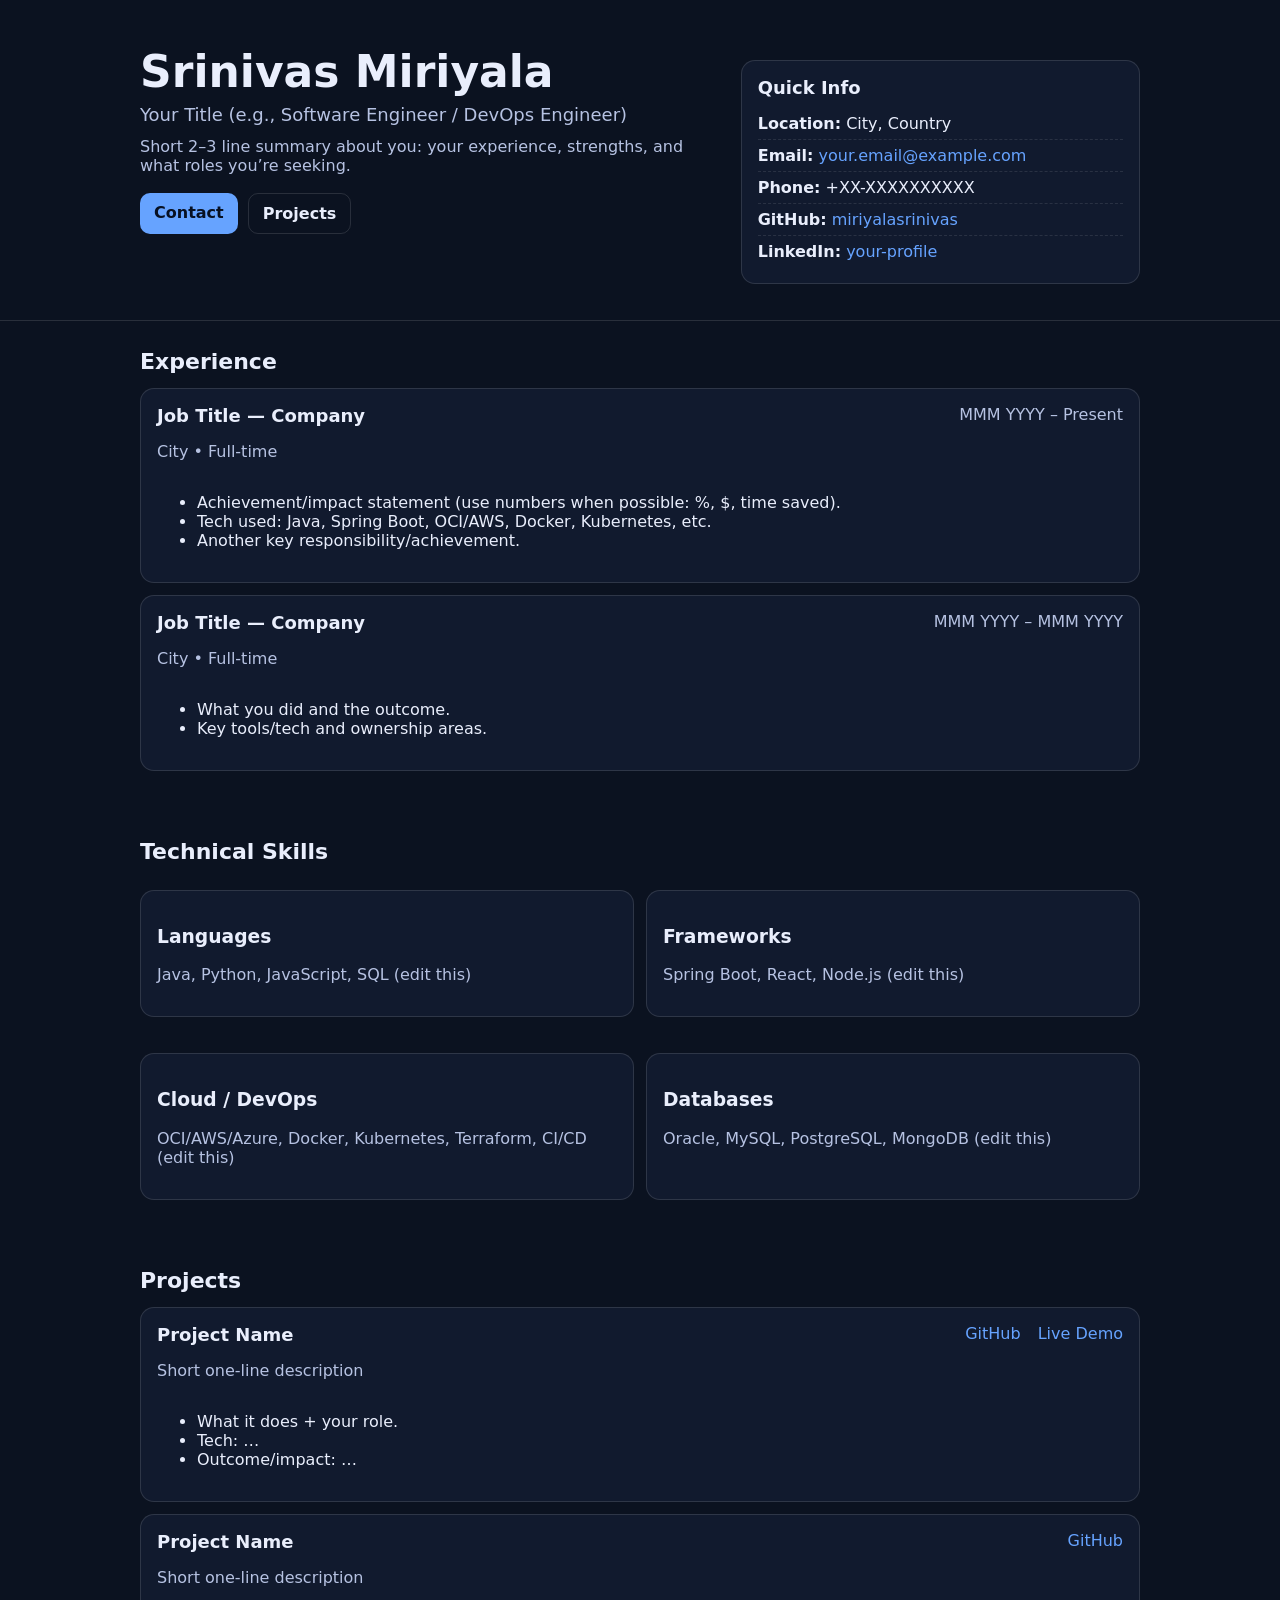
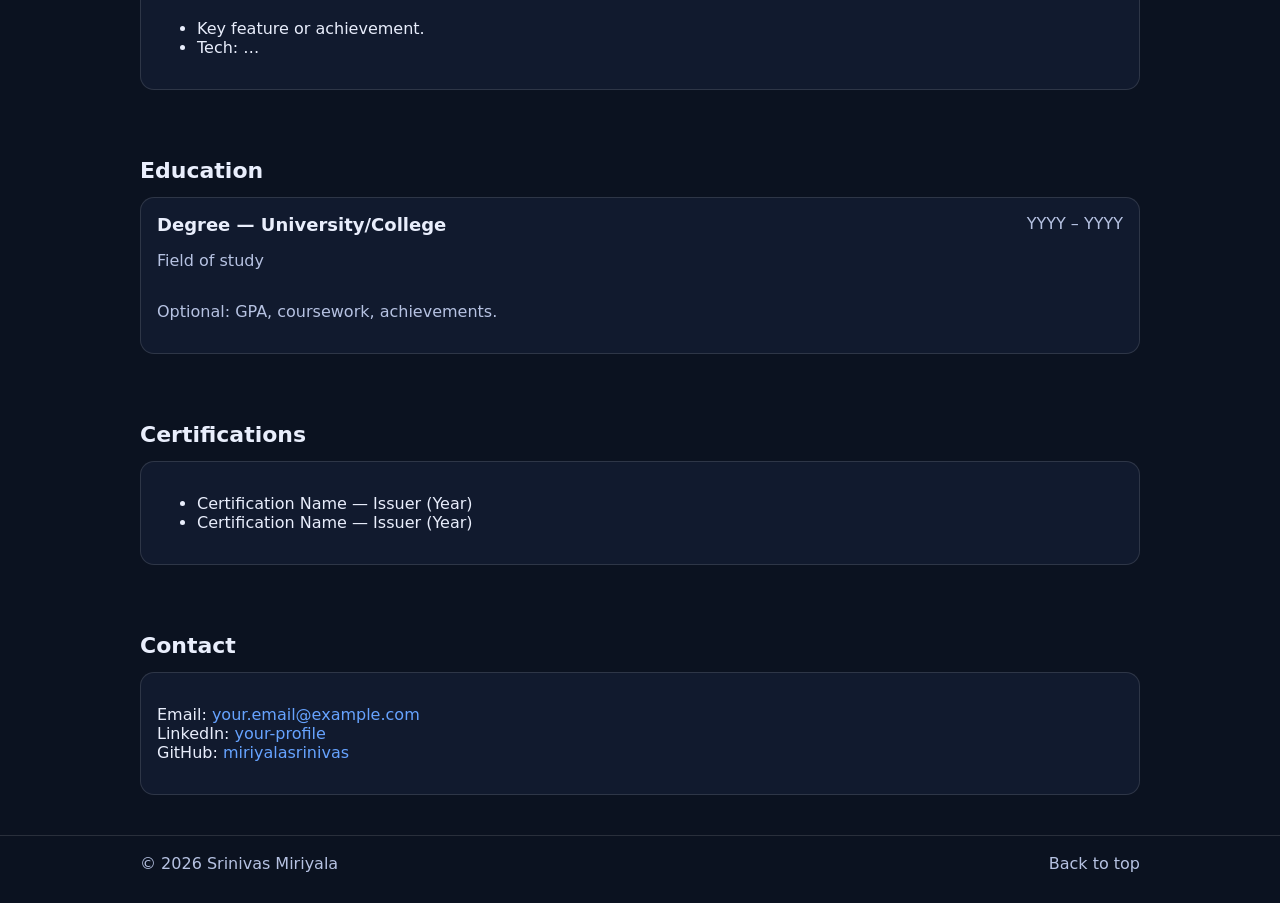
<file: index.html>
<!doctype html>
<html lang="en">
<head>
  <meta charset="utf-8" />
  <meta name="viewport" content="width=device-width, initial-scale=1" />
  <title>Srinivas Miriyala | Resume</title>
  <meta name="description" content="Resume website for Srinivas Miriyala" />
  <link rel="stylesheet" href="styles.css" />
</head>

<body>
  <header class="site-header">
    <div class="container header-grid">
      <div>
        <h1 class="name">Srinivas Miriyala</h1>
        <p class="role">Your Title (e.g., Software Engineer / DevOps Engineer)</p>
        <p class="summary">
          Short 2–3 line summary about you: your experience, strengths, and what roles you’re seeking.
        </p>

        <div class="cta-row">
          <a class="btn" href="#contact">Contact</a>
          <a class="btn btn-ghost" href="#projects">Projects</a>
        </div>
      </div>

      <div class="card quick-info">
        <h2 class="card-title">Quick Info</h2>
        <ul class="list">
          <li><strong>Location:</strong> City, Country</li>
          <li><strong>Email:</strong> <a href="mailto:your.email@example.com">your.email@example.com</a></li>
          <li><strong>Phone:</strong> +XX-XXXXXXXXXX</li>
          <li><strong>GitHub:</strong> <a href="https://github.com/miriyalasrinivas" target="_blank" rel="noreferrer">miriyalasrinivas</a></li>
          <li><strong>LinkedIn:</strong> <a href="https://www.linkedin.com/in/your-profile" target="_blank" rel="noreferrer">your-profile</a></li>
        </ul>
      </div>
    </div>
  </header>

  <main class="container">
    <section id="experience" class="section">
      <h2>Experience</h2>

      <article class="card">
        <div class="item-header">
          <div>
            <h3>Job Title — Company</h3>
            <p class="muted">City • Full-time</p>
          </div>
          <div class="muted">MMM YYYY – Present</div>
        </div>
        <ul>
          <li>Achievement/impact statement (use numbers when possible: %, $, time saved).</li>
          <li>Tech used: Java, Spring Boot, OCI/AWS, Docker, Kubernetes, etc.</li>
          <li>Another key responsibility/achievement.</li>
        </ul>
      </article>

      <article class="card">
        <div class="item-header">
          <div>
            <h3>Job Title — Company</h3>
            <p class="muted">City • Full-time</p>
          </div>
          <div class="muted">MMM YYYY – MMM YYYY</div>
        </div>
        <ul>
          <li>What you did and the outcome.</li>
          <li>Key tools/tech and ownership areas.</li>
        </ul>
      </article>
    </section>

    <section id="skills" class="section">
      <h2>Technical Skills</h2>
      <div class="grid-2">
        <div class="card">
          <h3>Languages</h3>
          <p class="muted">Java, Python, JavaScript, SQL (edit this)</p>
        </div>
        <div class="card">
          <h3>Frameworks</h3>
          <p class="muted">Spring Boot, React, Node.js (edit this)</p>
        </div>
        <div class="card">
          <h3>Cloud / DevOps</h3>
          <p class="muted">OCI/AWS/Azure, Docker, Kubernetes, Terraform, CI/CD (edit this)</p>
        </div>
        <div class="card">
          <h3>Databases</h3>
          <p class="muted">Oracle, MySQL, PostgreSQL, MongoDB (edit this)</p>
        </div>
      </div>
    </section>

    <section id="projects" class="section">
      <h2>Projects</h2>

      <article class="card">
        <div class="item-header">
          <div>
            <h3>Project Name</h3>
            <p class="muted">Short one-line description</p>
          </div>
          <div class="links">
            <a href="https://github.com/miriyalasrinivas/your-project" target="_blank" rel="noreferrer">GitHub</a>
            <a href="https://your-demo-link" target="_blank" rel="noreferrer">Live Demo</a>
          </div>
        </div>
        <ul>
          <li>What it does + your role.</li>
          <li>Tech: …</li>
          <li>Outcome/impact: …</li>
        </ul>
      </article>

      <article class="card">
        <div class="item-header">
          <div>
            <h3>Project Name</h3>
            <p class="muted">Short one-line description</p>
          </div>
          <div class="links">
            <a href="https://github.com/miriyalasrinivas/your-project" target="_blank" rel="noreferrer">GitHub</a>
          </div>
        </div>
        <ul>
          <li>Key feature or achievement.</li>
          <li>Tech: …</li>
        </ul>
      </article>
    </section>

    <section id="education" class="section">
      <h2>Education</h2>
      <div class="card">
        <div class="item-header">
          <div>
            <h3>Degree — University/College</h3>
            <p class="muted">Field of study</p>
          </div>
          <div class="muted">YYYY – YYYY</div>
        </div>
        <p class="muted">Optional: GPA, coursework, achievements.</p>
      </div>
    </section>

    <section id="certifications" class="section">
      <h2>Certifications</h2>
      <div class="card">
        <ul>
          <li>Certification Name — Issuer (Year)</li>
          <li>Certification Name — Issuer (Year)</li>
        </ul>
      </div>
    </section>

    <section id="contact" class="section">
      <h2>Contact</h2>
      <div class="card">
        <p>
          Email: <a href="mailto:your.email@example.com">your.email@example.com</a><br />
          LinkedIn: <a href="https://www.linkedin.com/in/your-profile" target="_blank" rel="noreferrer">your-profile</a><br />
          GitHub: <a href="https://github.com/miriyalasrinivas" target="_blank" rel="noreferrer">miriyalasrinivas</a>
        </p>
      </div>
    </section>
  </main>

  <footer class="site-footer">
    <div class="container footer-row">
      <span class="muted">© <span id="year"></span> Srinivas Miriyala</span>
      <a class="muted" href="#top" onclick="window.scrollTo({top:0,behavior:'smooth'}); return false;">Back to top</a>
    </div>
  </footer>

  <script src="script.js"></script>
</body>
</html>
</file>
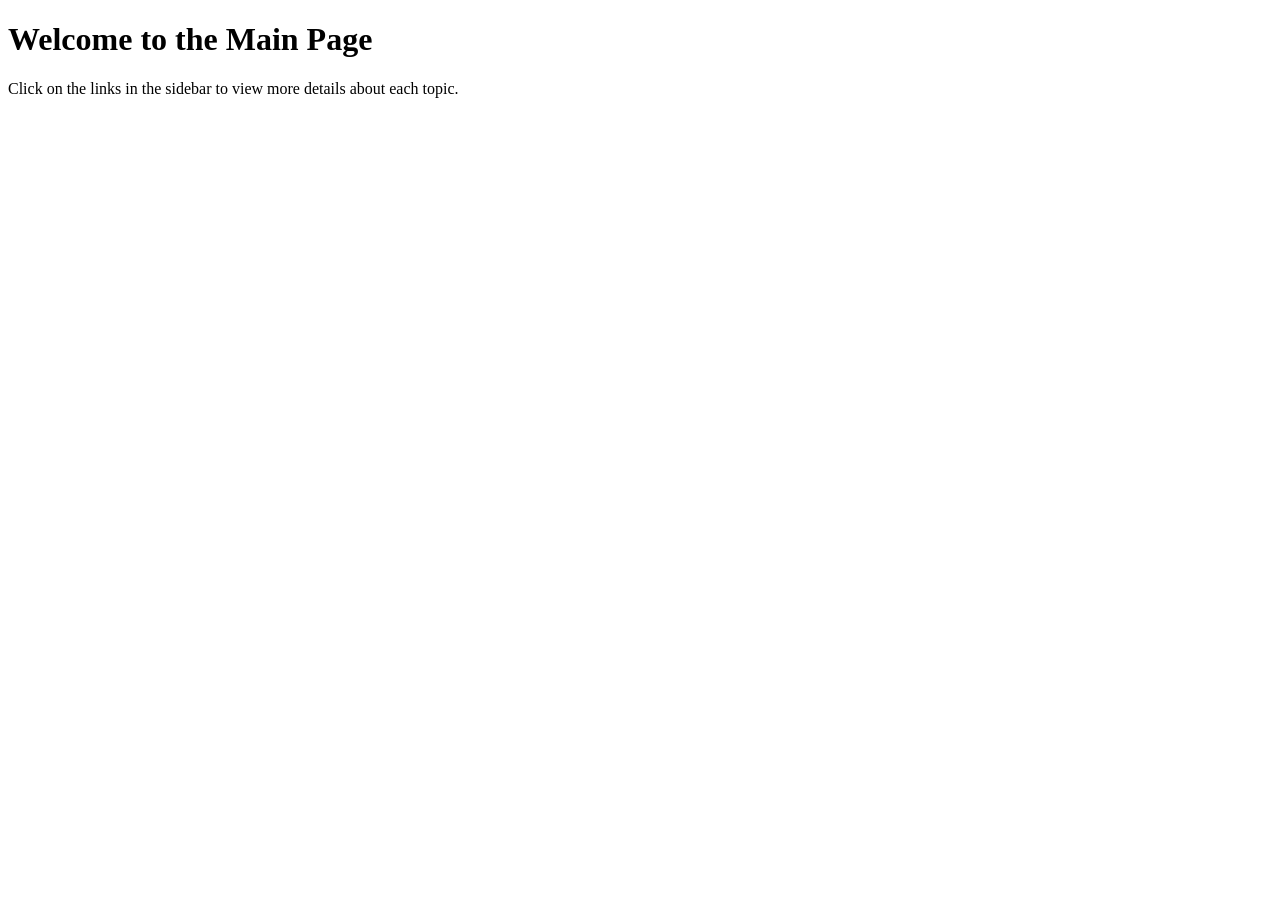
<file: main.html>
<!DOCTYPE html>
<html>
<head>
  <title>Get Ready to be Amazed - SrinivasMiriyala</title>
</head>
<body>
  <!--#include virtual="sidebar.html" -->
  <div id="content">
    <h1>Welcome to the Main Page</h1>
    <p>Click on the links in the sidebar to view more details about each topic.</p>
  </div>
</body>
</html>
</file>
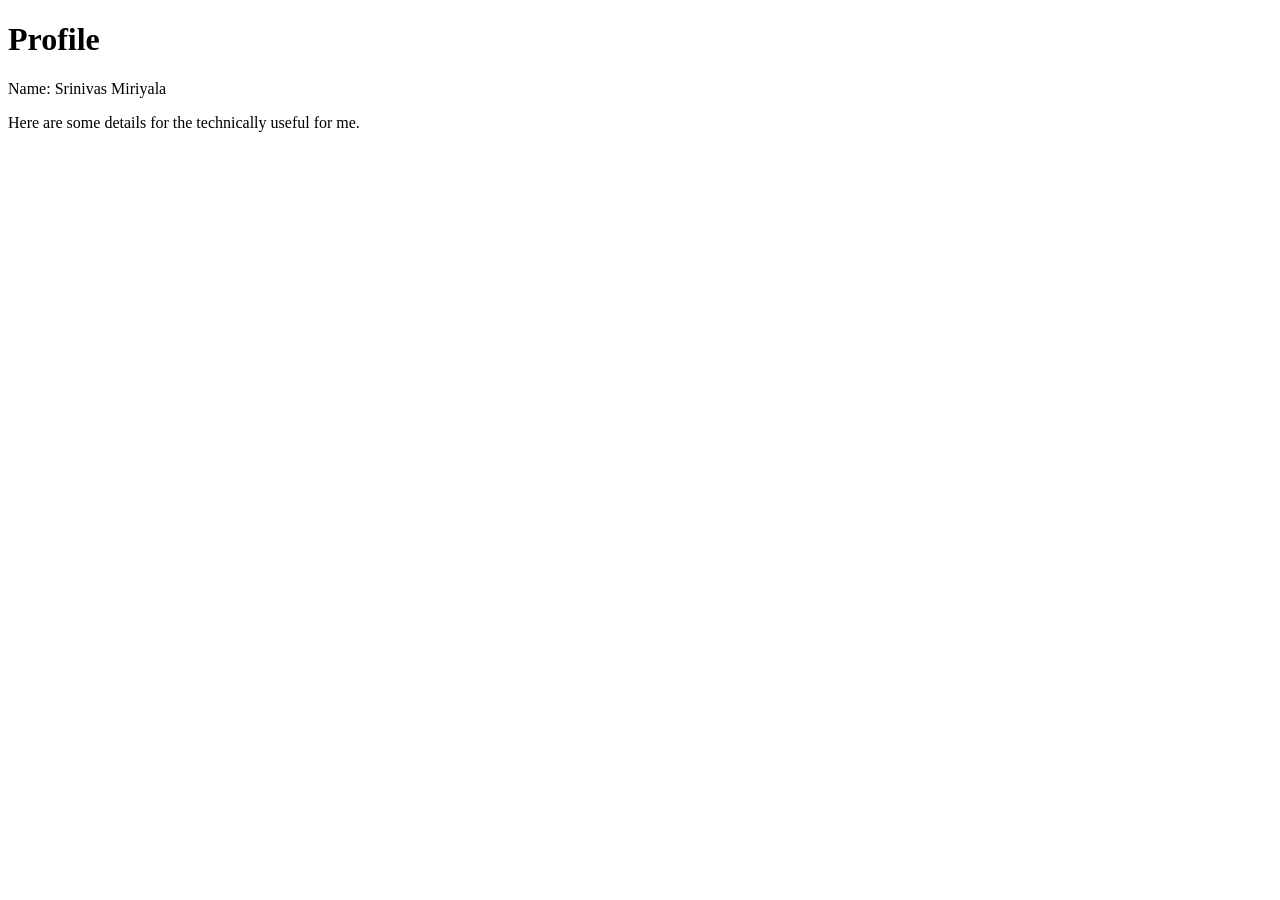
<file: profile.html>
<!DOCTYPE html>
<html>
<head>
  <title>Profile - SrinivasMiriyala</title>
</head>
<body>
  <h1>Profile</h1>
  <p>Name: Srinivas Miriyala</p>
  <p>Here are some details for the technically useful for me.</p>
</body>
</html>
</file>
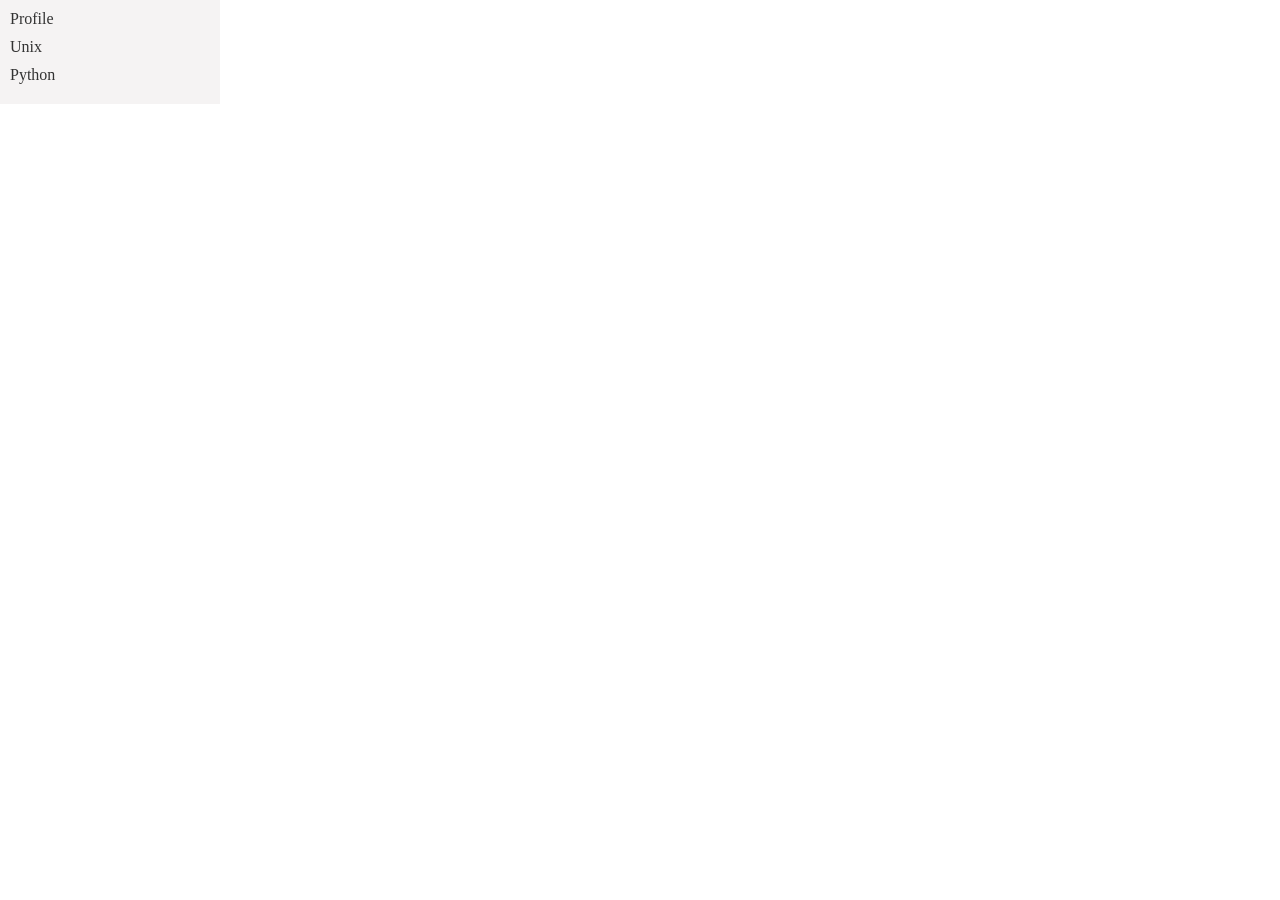
<file: sidebar.html>
<!DOCTYPE html>
<html>
<head>
  <style>
    body {
      margin: 0;
      padding: 0;
    }
    #sidebar {
      width: 200px;
      background-color: #f5f3f3;
      padding: 10px;
    }
    ul {
      list-style-type: none;
      margin: 0;
      padding: 0;
    }
    li {
      margin-bottom: 10px;
    }
    a {
      text-decoration: none;
      color: #333;
    }
  </style>
</head>
<body>
  <div id="sidebar">
    <ul>
      <li><a href="profile.html" target="main">Profile</a></li>
      <li><a href="unix.html" target="main">Unix</a></li>
      <li><a href="python.html" target="main">Python</a></li>
    </ul>
  </div>
</body>
</html>
</file>
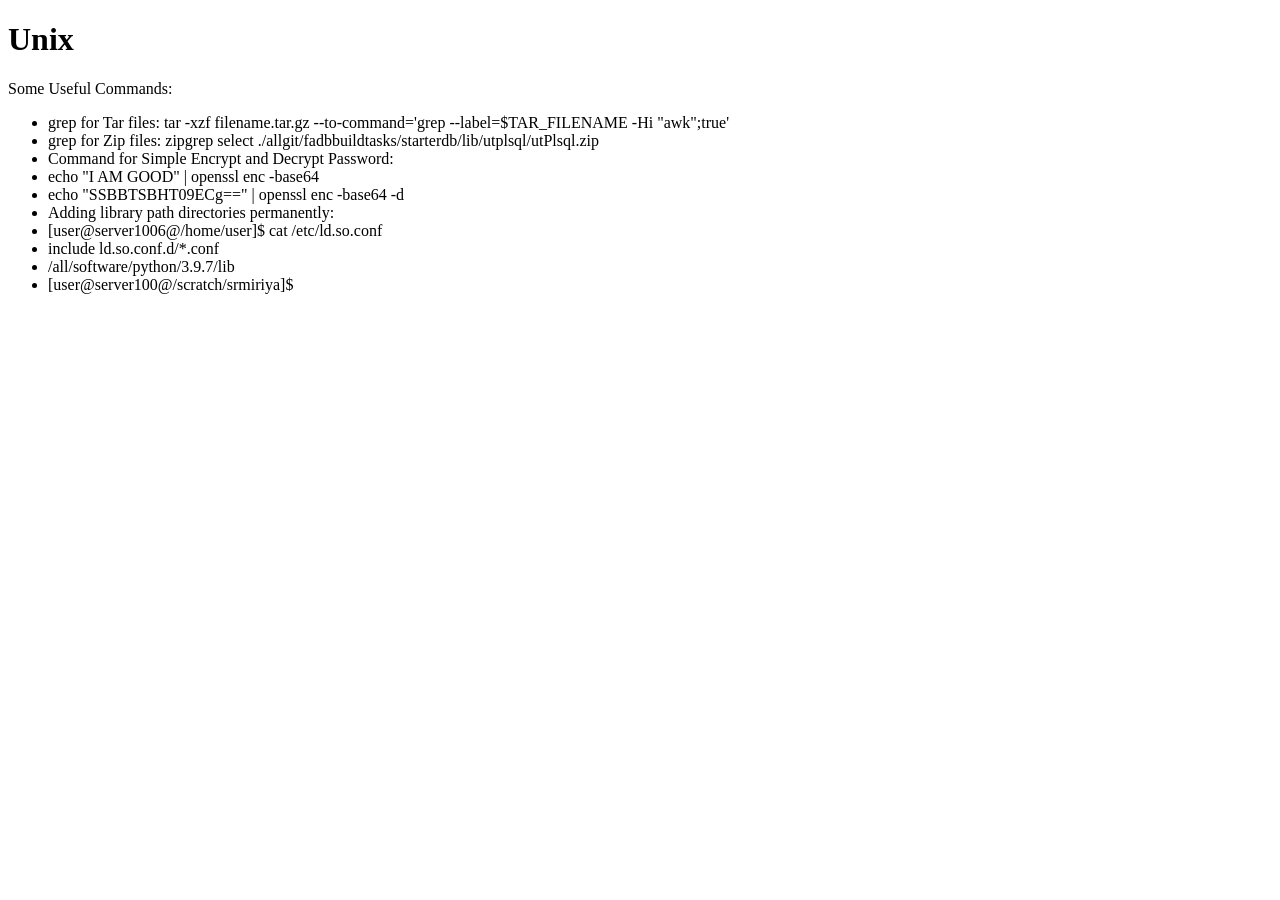
<file: unix.html>
<!DOCTYPE html>
<html>
<head>
  <title>Unix - SrinivasMiriyala</title>
</head>
<body>
  <h1>Unix</h1>
  <p>Some Useful Commands:</p>
  <ul>
    <li>grep for Tar files: tar -xzf filename.tar.gz --to-command='grep --label=$TAR_FILENAME -Hi "awk";true'</li>
    <li>grep for Zip files: zipgrep select ./allgit/fadbbuildtasks/starterdb/lib/utplsql/utPlsql.zip</li>
    <li>Command for Simple Encrypt and Decrypt Password:</li>
    <li>echo "I AM GOOD" | openssl enc -base64</li>
    <li>echo "SSBBTSBHT09ECg==" | openssl enc -base64 -d</li>
    <li>Adding library path directories permanently:</li>
    <li>[user@server1006@/home/user]$ cat /etc/ld.so.conf</li>
    <li>include ld.so.conf.d/*.conf</li>
    <li>/all/software/python/3.9.7/lib</li>
    <li>[user@server100@/scratch/srmiriya]$</li>
  </ul>
</body>
</html>
</file>
<file: styles.css>
:root{
  --bg:#0b1220;
  --card:#111a2e;
  --text:#e9eefc;
  --muted:#b6c2e2;
  --accent:#66a3ff;
  --border:rgba(255,255,255,.12);
}

*{ box-sizing:border-box; }
html,body{ margin:0; padding:0; font-family:system-ui,-apple-system,Segoe UI,Roboto,Arial,sans-serif; background:var(--bg); color:var(--text); }
a{ color:var(--accent); text-decoration:none; }
a:hover{ text-decoration:underline; }

.container{ width:min(1000px, 92vw); margin:0 auto; }

.site-header{
  padding:48px 0 24px;
  border-bottom:1px solid var(--border);
}
.header-grid{
  display:grid;
  grid-template-columns: 1.3fr .9fr;
  gap:24px;
  align-items:start;
}
@media (max-width: 860px){
  .header-grid{ grid-template-columns: 1fr; }
}

.name{ font-size:44px; line-height:1.1; margin:0 0 8px; }
.role{ margin:0 0 12px; font-size:18px; color:var(--muted); }
.summary{ margin:0 0 18px; color:var(--muted); max-width:60ch; }

.section{ padding:28px 0; }
.section h2{ margin:0 0 14px; font-size:22px; }

.card{
  background:var(--card);
  border:1px solid var(--border);
  border-radius:14px;
  padding:16px;
  margin:12px 0;
}
.card-title{ margin:0 0 10px; font-size:18px; }

.item-header{
  display:flex;
  align-items:flex-start;
  justify-content:space-between;
  gap:12px;
}
.item-header h3{ margin:0; font-size:18px; }
.muted{ color:var(--muted); }
.links a{ margin-left:12px; }

.list{ list-style:none; padding:0; margin:0; }
.list li{ padding:6px 0; border-bottom:1px dashed rgba(255,255,255,.10); }
.list li:last-child{ border-bottom:none; }

.grid-2{
  display:grid;
  grid-template-columns: 1fr 1fr;
  gap:12px;
}
@media (max-width: 720px){
  .grid-2{ grid-template-columns: 1fr; }
}

.cta-row{ display:flex; gap:10px; flex-wrap:wrap; }
.btn{
  display:inline-block;
  padding:10px 14px;
  border-radius:10px;
  background:var(--accent);
  color:#071022;
  font-weight:700;
}
.btn:hover{ text-decoration:none; opacity:.95; }
.btn-ghost{
  background:transparent;
  border:1px solid var(--border);
  color:var(--text);
}

.site-footer{
  padding:18px 0 30px;
  border-top:1px solid var(--border);
}
.footer-row{
  display:flex;
  justify-content:space-between;
  gap:12px;
  flex-wrap:wrap;
}
</file>
